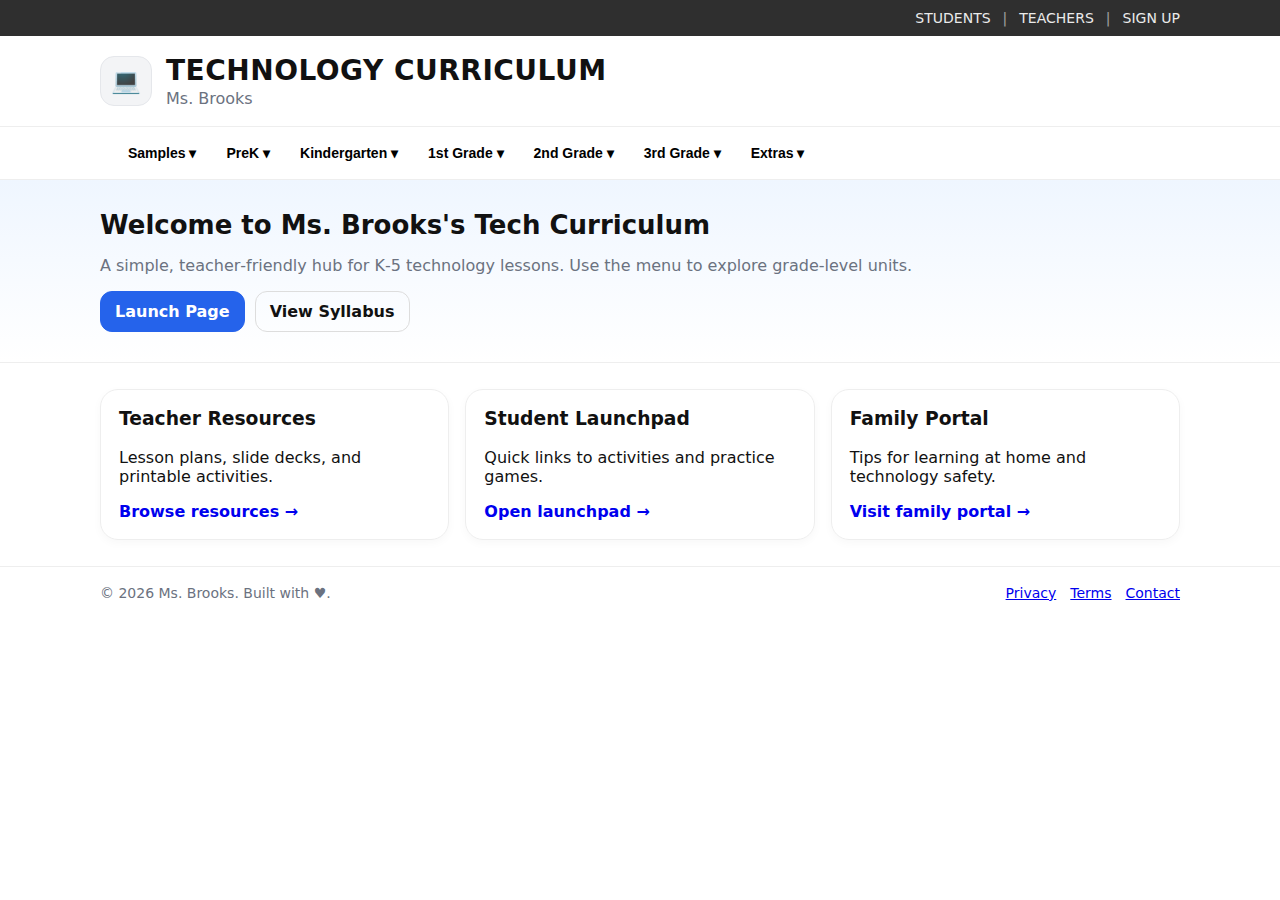
<file: index.html>
<!DOCTYPE html>
<html lang="en">
<head>
  <meta charset="utf-8" />
  <meta name="viewport" content="width=device-width, initial-scale=1" />
  <title>Technology Curriculum – Ms. Brooks</title>
  <link rel="stylesheet" href="style.css" />
</head>
<body>
  <div class="top-rail">
    <div class="container rail-items">
      <a href="#">STUDENTS</a><span>|</span><a href="#">TEACHERS</a><span>|</span><a href="#">SIGN UP</a>
    </div>
  </div>

  <header class="container header">
    <div class="logo">💻</div>
    <div>
      <h1>TECHNOLOGY CURRICULUM</h1>
      <p id="teacher-name"></p>
    </div>
  </header>

  <nav class="nav">
    <div class="container nav-inner">
      <ul id="menu"></ul>
      <button class="mobile-toggle" id="mobileToggle">Menu ☰</button>
    </div>
  </nav>

  <div id="mega" class="mega hidden"></div>

  <section class="hero">
    <div class="container">
      <h2 id="hero-title"></h2>
      <p class="muted">A simple, teacher‑friendly hub for K‑5 technology lessons. Use the menu to explore grade‑level units.</p>
      <div class="cta">
        <a class="btn primary" href="launch.html">Launch Page</a>
        <a class="btn" href="#">View Syllabus</a>
      </div>
    </div>
  </section>

  <main class="container cards">
    <article class="card">
      <h3>Teacher Resources</h3>
      <p>Lesson plans, slide decks, and printable activities.</p>
      <a href="#" class="link">Browse resources →</a>
    </article>
    <article class="card">
      <h3>Student Launchpad</h3>
      <p>Quick links to activities and practice games.</p>
      <a href="#" class="link">Open launchpad →</a>
    </article>
    <article class="card">
      <h3>Family Portal</h3>
      <p>Tips for learning at home and technology safety.</p>
      <a href="#" class="link">Visit family portal →</a>
    </article>
  </main>

  <footer class="footer">
    <div class="container">
      <span id="copyright"></span>
      <div class="foot-links">
        <a href="#">Privacy</a>
        <a href="#">Terms</a>
        <a href="mailto:you@example.com">Contact</a>
      </div>
    </div>
  </footer>

  <script src="site-data.js"></script>
  <script src="script.js"></script>
</body>
</html>
</file>
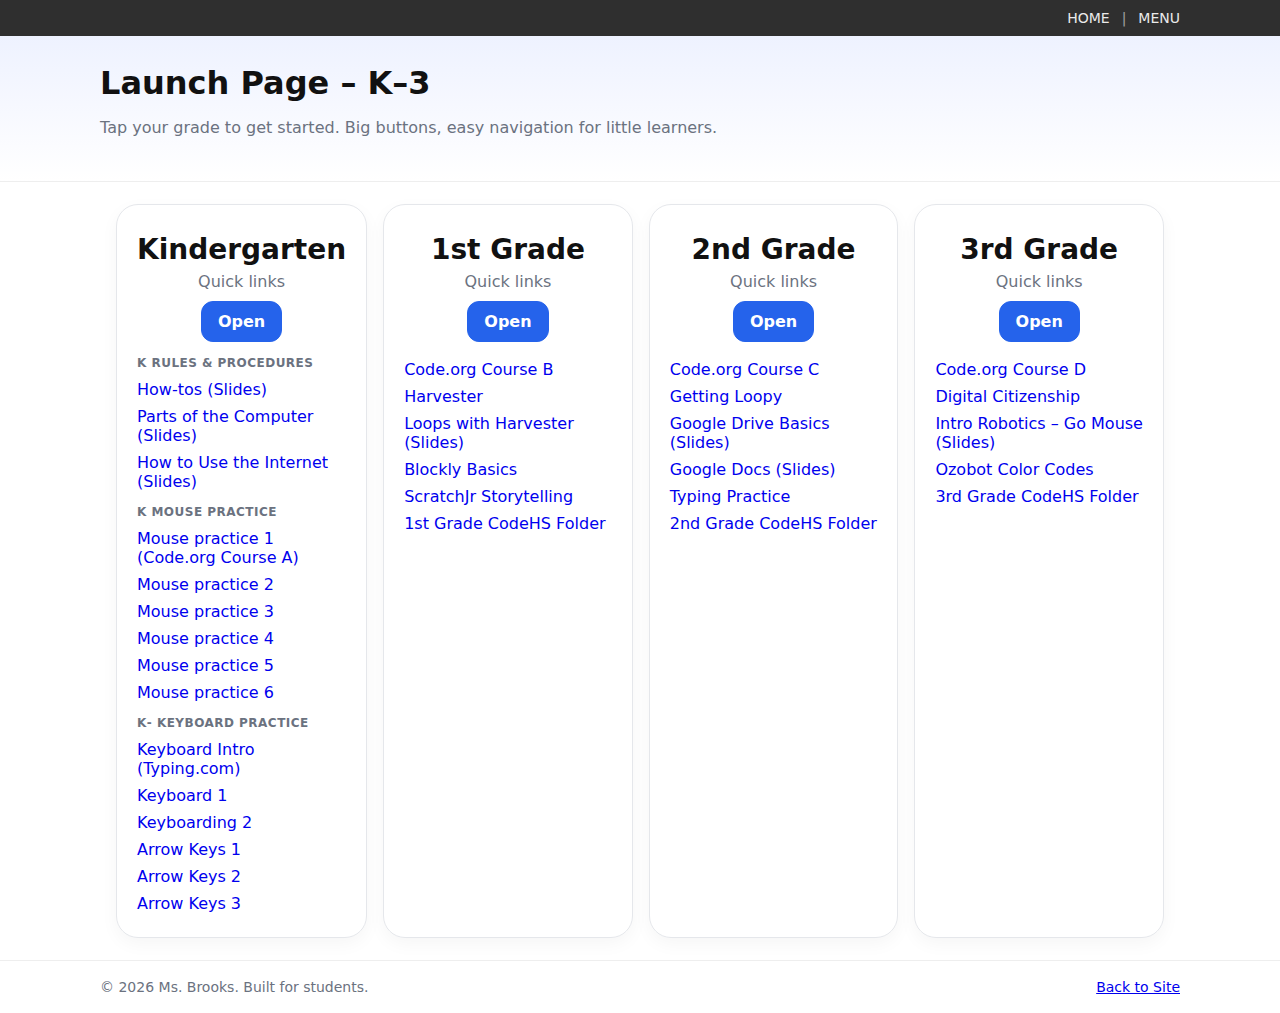
<file: launch.html>
<!DOCTYPE html>
<html lang="en">
<head>
  <meta charset="utf-8" />
  <meta name="viewport" content="width=device-width, initial-scale=1" />
  <title>Launch Page – K–3</title>
  <link rel="stylesheet" href="style.css" />
  <style>
    .launch-hero{background:linear-gradient(#eef2ff,#fff);border-bottom:1px solid #eee}
    .launch-hero .container{padding:28px 0}
    .grade-grid{display:grid;grid-template-columns:repeat(4,1fr);gap:16px;padding:22px 0}
    .grade-card{border:1px solid #e5e7eb;border-radius:22px;padding:20px;text-align:center;box-shadow:0 6px 18px rgba(0,0,0,.04)}
    .grade-card h2{margin:8px 0 6px;font-size:28px}
    .grade-card p{margin:0;color:#6b7280}
    .grade-btn{display:inline-block;margin-top:10px;border:1px solid #ddd;border-radius:12px;padding:10px 16px;text-decoration:none;font-weight:700}
    .grade-btn.primary{background:#2563eb;color:#fff;border-color:#2563eb}
    .list{margin-top:14px;text-align:left}
    .list h4{margin:10px 0 6px;color:#6b7280;font-size:12px;letter-spacing:.04em}
    .list a{display:block;text-decoration:none;padding:4px 0}
    .list a:hover{text-decoration:underline}
    @media (max-width:900px){.grade-grid{grid-template-columns:repeat(2,1fr)}}
    @media (max-width:560px){.grade-grid{grid-template-columns:1fr}}
  </style>
</head>
<body>
  <div class="top-rail">
    <div class="container rail-items">
      <a href="index.html">HOME</a><span>|</span><a href="index.html">MENU</a>
    </div>
  </div>

  <section class="launch-hero">
    <div class="container">
      <h1 style="margin:0 0 6px">Launch Page – K–3</h1>
      <p class="muted">Tap your grade to get started. Big buttons, easy navigation for little learners.</p>
    </div>
  </section>

  <main class="container">
    <div id="grades" class="grade-grid"></div>
  </main>

  <footer class="footer">
    <div class="container">
      <span>© <span id="yr"></span> <span id="teacher"></span>. Built for students.</span>
      <div class="foot-links">
        <a href="index.html">Back to Site</a>
      </div>
    </div>
  </footer>

  <script src="site-data.js"></script>
  <script src="launch.js"></script>
</body>
</html>
</file>
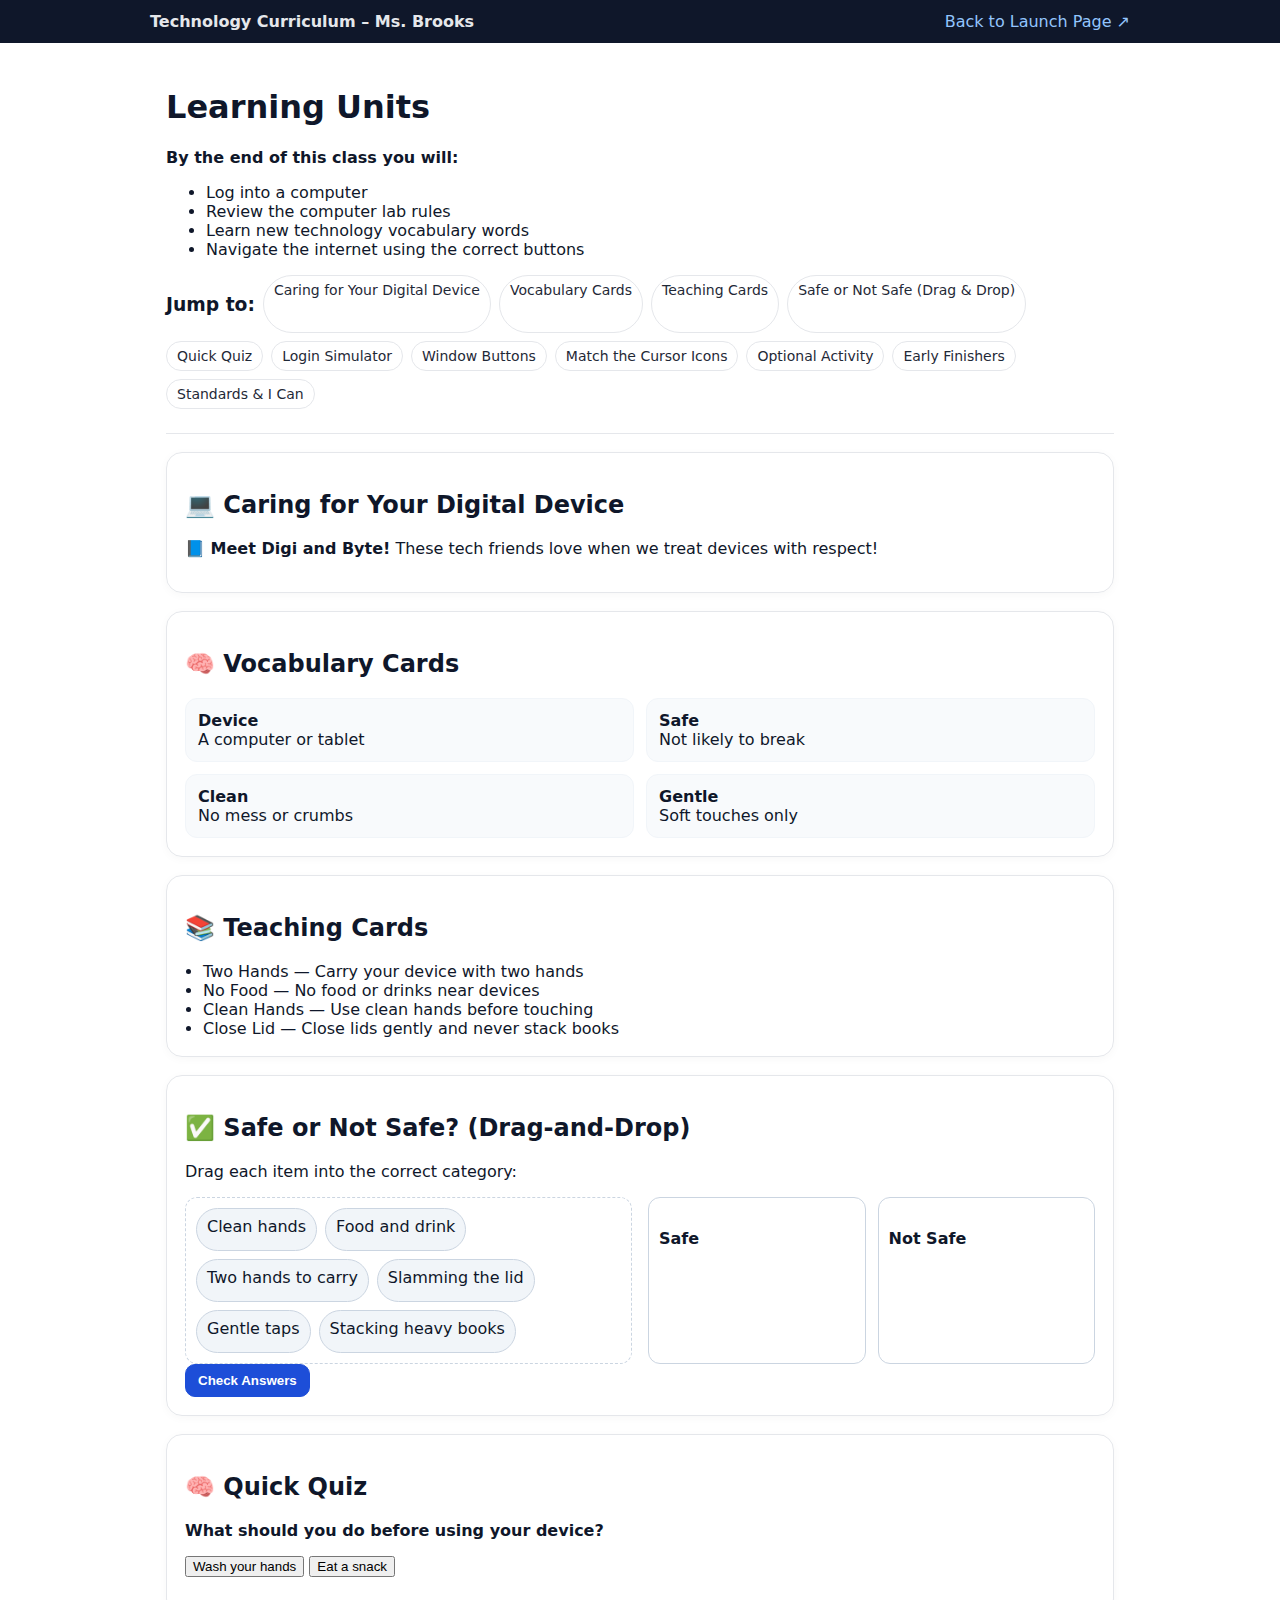
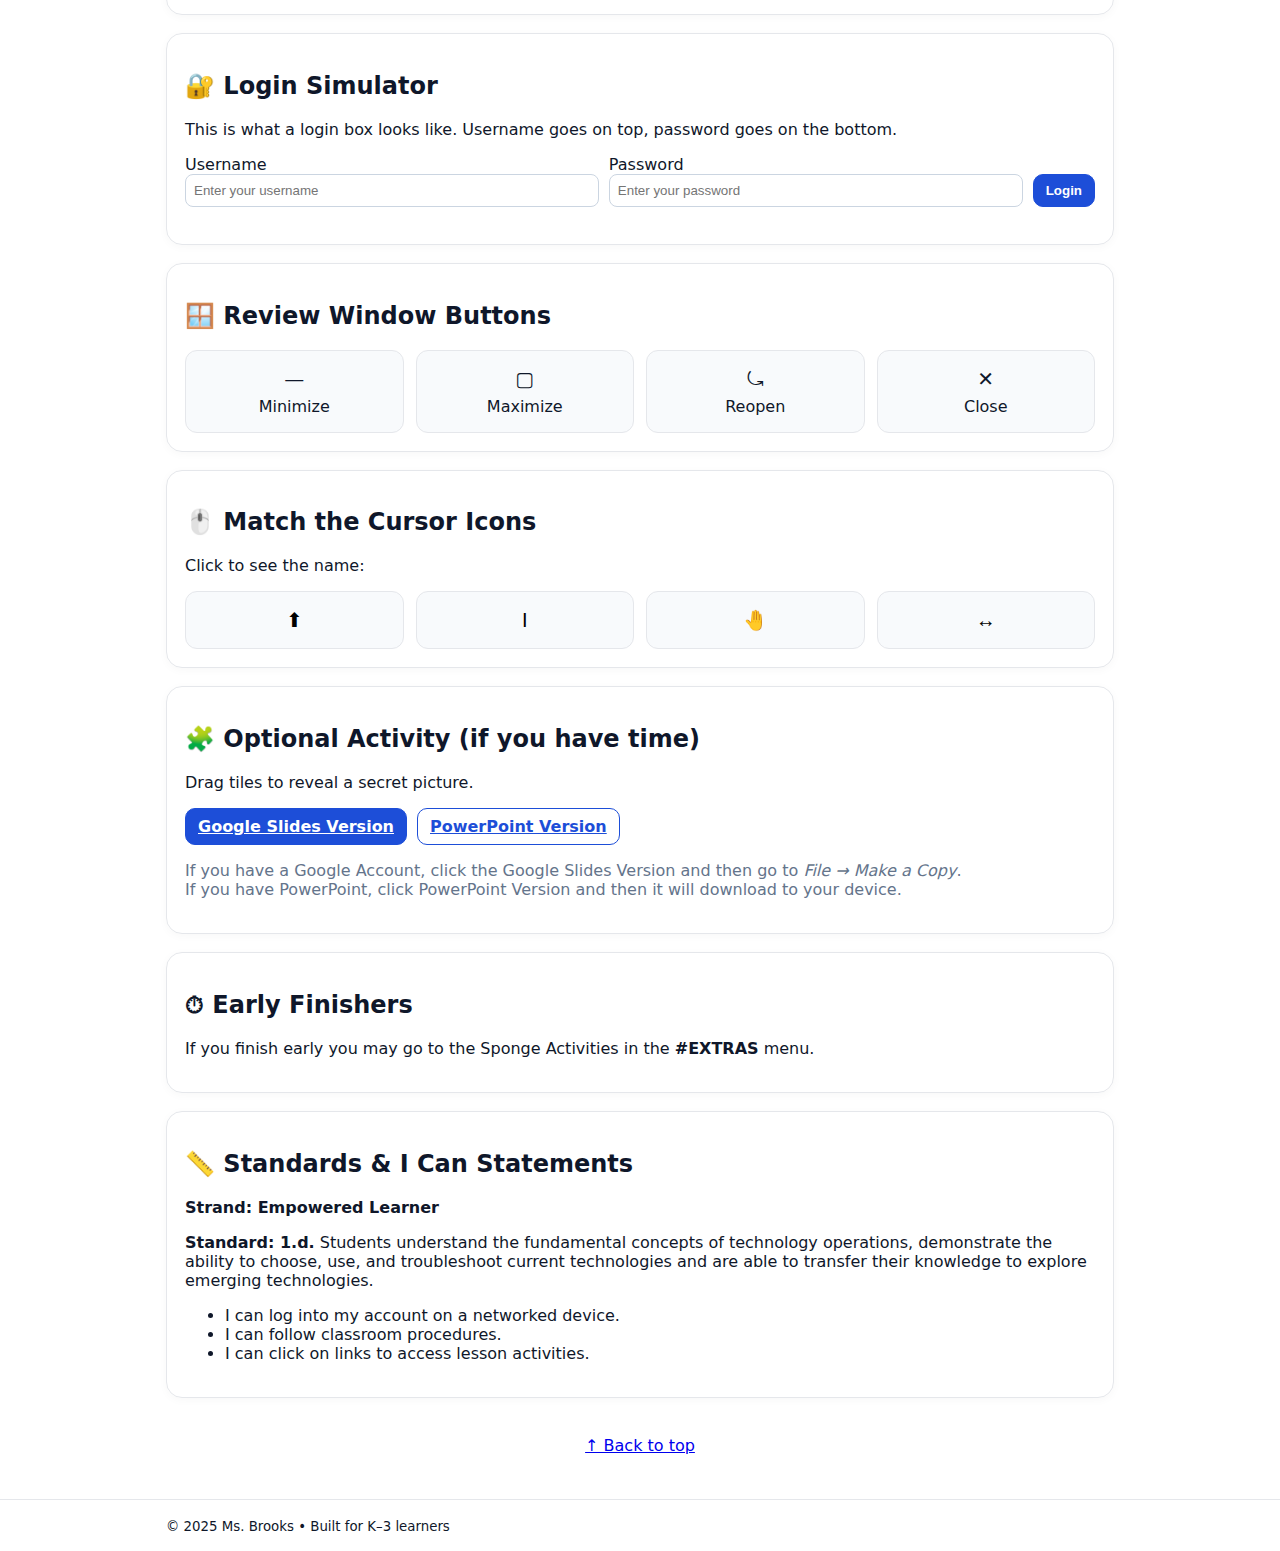
<file: lesson-learning-units.html>
<!DOCTYPE html>
<html lang="en">
<head>
  <meta charset="utf-8">
  <meta name="viewport" content="width=device-width, initial-scale=1">
  <title>Learning Units – Clickable Lesson</title>
  <link rel="stylesheet" href="lesson.css">
</head>
<body>
<header class="bar">
  <div class="wrap">
    <strong>Technology Curriculum – Ms. Brooks</strong>
    <nav>
      <a href="https://jessbrookss.github.io/tech-curriculum-site/launch.html" target="_blank" rel="noopener">Back to Launch Page ↗</a>
    </nav>
  </div>
</header>

<main class="wrap">
  <section class="hero" id="top">
    <h1>Learning Units</h1>
    <p><strong>By the end of this class you will:</strong></p>
    <ul>
      <li>Log into a computer</li>
      <li>Review the computer lab rules</li>
      <li>Learn new technology vocabulary words</li>
      <li>Navigate the internet using the correct buttons</li>
    </ul>
    <div class="toc">
      <h3>Jump to:</h3>
      <a href="#care">Caring for Your Digital Device</a>
      <a href="#vocab">Vocabulary Cards</a>
      <a href="#teaching">Teaching Cards</a>
      <a href="#drag">Safe or Not Safe (Drag & Drop)</a>
      <a href="#quiz">Quick Quiz</a>
      <a href="#login">Login Simulator</a>
      <a href="#windows">Window Buttons</a>
      <a href="#cursor">Match the Cursor Icons</a>
      <a href="#optional">Optional Activity</a>
      <a href="#finishers">Early Finishers</a>
      <a href="#standards">Standards & I Can</a>
    </div>
  </section>

  <section id="care" class="card">
    <h2>💻 Caring for Your Digital Device</h2>
    <p><strong>📘 Meet Digi and Byte!</strong> These tech friends love when we treat devices with respect!</p>
  </section>

  <section id="vocab" class="card">
    <h2>🧠 Vocabulary Cards</h2>
    <div class="grid two">
      <div class="vocab"><strong>Device</strong><br><span>A computer or tablet</span></div>
      <div class="vocab"><strong>Safe</strong><br><span>Not likely to break</span></div>
      <div class="vocab"><strong>Clean</strong><br><span>No mess or crumbs</span></div>
      <div class="vocab"><strong>Gentle</strong><br><span>Soft touches only</span></div>
    </div>
  </section>

  <section id="teaching" class="card">
    <h2>📚 Teaching Cards</h2>
    <ul class="checks">
      <li>Two Hands — Carry your device with two hands</li>
      <li>No Food — No food or drinks near devices</li>
      <li>Clean Hands — Use clean hands before touching</li>
      <li>Close Lid — Close lids gently and never stack books</li>
    </ul>
  </section>

  <section id="drag" class="card">
    <h2>✅ Safe or Not Safe? (Drag-and-Drop)</h2>
    <p>Drag each item into the correct category:</p>
    <div class="drag-area">
      <div class="bank" id="bank">
        <div class="chip" draggable="true">Clean hands</div>
        <div class="chip" draggable="true">Food and drink</div>
        <div class="chip" draggable="true">Two hands to carry</div>
        <div class="chip" draggable="true">Slamming the lid</div>
        <div class="chip" draggable="true">Gentle taps</div>
        <div class="chip" draggable="true">Stacking heavy books</div>
      </div>
      <div class="zones">
        <div class="zone" data-accept="safe">
          <h4>Safe</h4>
          <div class="drop" id="safe"></div>
        </div>
        <div class="zone" data-accept="not">
          <h4>Not Safe</h4>
          <div class="drop" id="not"></div>
        </div>
      </div>
    </div>
    <button class="btn" id="checkDrag">Check Answers</button>
    <span id="dragResult" class="result"></span>
  </section>

  <section id="quiz" class="card">
    <h2>🧠 Quick Quiz</h2>
    <p><strong>What should you do before using your device?</strong></p>
    <div class="choices" data-answer="Wash your hands">
      <button class="choice">Wash your hands</button>
      <button class="choice">Eat a snack</button>
    </div>
    <span class="result" id="quizResult"></span>
  </section>

  <section id="login" class="card">
    <h2>🔐 Login Simulator</h2>
    <p>This is what a login box looks like. Username goes on top, password goes on the bottom.</p>
    <form id="loginForm" class="login">
      <label>Username<br><input type="text" placeholder="Enter your username" required></label>
      <label>Password<br><input type="password" placeholder="Enter your password" required></label>
      <button type="submit" class="btn">Login</button>
    </form>
    <span id="loginMsg" class="result"></span>
  </section>

  <section id="windows" class="card">
    <h2>🪟 Review Window Buttons</h2>
    <div class="grid four icons">
      <div class="icon-card"><div class="ico">—</div><div>Minimize</div></div>
      <div class="icon-card"><div class="ico">▢</div><div>Maximize</div></div>
      <div class="icon-card"><div class="ico">⤿</div><div>Reopen</div></div>
      <div class="icon-card"><div class="ico">✕</div><div>Close</div></div>
    </div>
  </section>

  <section id="cursor" class="card">
    <h2>🖱️ Match the Cursor Icons</h2>
    <p>Click to see the name:</p>
    <div class="grid four icons">
      <button class="icon-card reveal" data-name="Pointer">⬆</button>
      <button class="icon-card reveal" data-name="I‑Beam (Text)">I</button>
      <button class="icon-card reveal" data-name="Hand (Link)">🤚</button>
      <button class="icon-card reveal" data-name="Resize">↔</button>
    </div>
    <span id="cursorMsg" class="muted"></span>
  </section>

  <section id="optional" class="card">
    <h2>🧩 Optional Activity (if you have time)</h2>
    <p>Drag tiles to reveal a secret picture.</p>
    <div class="links">
      <a class="btn" href="https://docs.google.com/presentation/u/0/" target="_blank" rel="noopener">Google Slides Version</a>
      <a class="btn outline" href="#" title="Replace this with your PowerPoint link">PowerPoint Version</a>
    </div>
    <p class="muted">If you have a Google Account, click the Google Slides Version and then go to <em>File → Make a Copy</em>.<br>If you have PowerPoint, click PowerPoint Version and then it will download to your device.</p>
  </section>

  <section id="finishers" class="card">
    <h2>⏱ Early Finishers</h2>
    <p>If you finish early you may go to the Sponge Activities in the <strong>#EXTRAS</strong> menu.</p>
  </section>

  <section id="standards" class="card">
    <h2>📏 Standards & I Can Statements</h2>
    <p><strong>Strand: Empowered Learner</strong></p>
    <p><strong>Standard: 1.d.</strong> Students understand the fundamental concepts of technology operations, demonstrate the ability to choose, use, and troubleshoot current technologies and are able to transfer their knowledge to explore emerging technologies.</p>
    <ul>
      <li>I can log into my account on a networked device.</li>
      <li>I can follow classroom procedures.</li>
      <li>I can click on links to access lesson activities.</li>
    </ul>
  </section>

  <p class="top"><a href="#top">↑ Back to top</a></p>
</main>

<footer class="foot">
  <div class="wrap">
    <small>© 2025 Ms. Brooks • Built for K–3 learners</small>
  </div>
</footer>

<script src="lesson.js"></script>
</body>
</html>
</file>
<file: style.css>
*{box-sizing:border-box}html,body{margin:0;font-family:system-ui,-apple-system,Segoe UI,Roboto,Helvetica,Arial,sans-serif;color:#111;background:#fff}
.container{max-width:1080px;margin:0 auto;padding:0 16px}
.top-rail{background:#2f2f2f;color:#eaeaea;font-size:14px}
.rail-items{display:flex;gap:12px;justify-content:flex-end;padding:10px 0}
.rail-items a{color:#eaeaea;text-decoration:none}
.rail-items span{opacity:.6}
.header{display:flex;align-items:center;gap:14px;padding:18px 0}
.logo{background:#f3f4f6;border:1px solid #e5e7eb;border-radius:14px;padding:10px;font-size:24px}
.header h1{margin:0;font-size:28px;letter-spacing:.5px}
.header p{margin:2px 0 0;color:#6b7280}
.nav{border-top:1px solid #eee;border-bottom:1px solid #eee;background:#fff;position:sticky;top:0;z-index:10}
.nav-inner{display:flex;align-items:center;justify-content:space-between}
#menu{display:flex;gap:6px;list-style:none;margin:0;padding:8px 0}
#menu > li{position:relative}
.nav-btn{background:transparent;border:0;padding:10px 12px;border-radius:8px;font-weight:600;font-size:14px;cursor:pointer}
.nav-btn:hover,.nav-btn.active{color:#1d4ed8}
.mobile-toggle{display:none;border:1px solid #ddd;background:#fff;border-radius:10px;padding:8px 10px}
.mega{position:absolute;left:0;right:0;background:#fff;border:1px solid #e5e7eb;border-radius:18px;margin:8px auto;max-width:1080px;padding:18px;box-shadow:0 10px 24px rgba(0,0,0,.08)}
.mega.hidden{display:none}
.mega-grid{display:grid;grid-template-columns:repeat(6,1fr);gap:16px}
.mega h4{margin:0 0 8px;color:#6b7280;font-size:12px;letter-spacing:.04em}
.mega a{display:block;font-size:14px;color:#111;text-decoration:none;padding:4px 0}
.mega a:hover{text-decoration:underline}
.hero{background:linear-gradient(#eff6ff,#fff);border-bottom:1px solid #eee}
.hero .container{padding:30px 0}
.hero h2{font-size:26px;margin:0 0 8px}
.muted{color:#6b7280}
.cta{display:flex;gap:10px;margin-top:14px}
.btn{border:1px solid #ddd;border-radius:12px;padding:10px 14px;text-decoration:none;color:#111;font-weight:600}
.btn.primary{background:#2563eb;color:#fff;border-color:#2563eb}
.cards{display:grid;grid-template-columns:repeat(3,1fr);gap:16px;padding:26px 0}
.card{border:1px solid #eee;border-radius:18px;padding:18px;box-shadow:0 3px 10px rgba(0,0,0,.03)}
.card h3{margin-top:0}
.link{text-decoration:none;font-weight:600}
.link:hover{text-decoration:underline}
.footer{border-top:1px solid #eee;color:#6b7280}
.footer .container{display:flex;align-items:center;justify-content:space-between;padding:18px 0;font-size:14px}
.foot-links{display:flex;gap:14px}
/* Mobile */
@media (max-width:800px){
  #menu{display:none}
  .mobile-toggle{display:block;margin:8px 0}
  .mega-grid{grid-template-columns:repeat(2,1fr)}
  .cards{grid-template-columns:1fr}
}
</file>
<file: lesson.css>
*{box-sizing:border-box}html,body{margin:0;font-family:system-ui,-apple-system,Segoe UI,Roboto,Arial;color:#0f172a;background:#fff}
.wrap{max-width:980px;margin:0 auto;padding:0 16px}
.bar{background:#0f172a;color:#e5e7eb}
.bar .wrap{display:flex;align-items:center;justify-content:space-between;padding:12px 0}
.bar a{color:#93c5fd;text-decoration:none}
.hero{padding:24px 0;border-bottom:1px solid #e5e7eb}
.toc{display:flex;flex-wrap:wrap;gap:8px;margin-top:12px}
.toc a{display:inline-block;padding:6px 10px;border:1px solid #e5e7eb;border-radius:999px;text-decoration:none;color:#1f2937;font-size:14px}
.card{margin:18px 0;padding:18px;border:1px solid #e5e7eb;border-radius:16px;box-shadow:0 2px 10px rgba(0,0,0,.03)}
.grid{display:grid;gap:12px}
.grid.two{grid-template-columns:repeat(2,1fr)}
.grid.four{grid-template-columns:repeat(4,1fr)}
.vocab{border:1px solid #f1f5f9;border-radius:12px;padding:12px;background:#f8fafc}
.checks{margin:0;padding-left:18px}
.drag-area{display:grid;grid-template-columns:1fr 1fr;gap:16px}
.bank{border:1px dashed #cbd5e1;border-radius:12px;padding:10px;display:flex;flex-wrap:wrap;gap:8px;min-height:70px}
.chip{padding:8px 10px;border:1px solid #cbd5e1;border-radius:999px;background:#f1f5f9;cursor:grab}
.zones{display:grid;grid-template-columns:1fr 1fr;gap:12px}
.zone{border:1px solid #cbd5e1;border-radius:12px;padding:10px}
.drop{min-height:84px;display:flex;flex-wrap:wrap;gap:8px}
.btn{border:1px solid #1d4ed8;background:#1d4ed8;color:#fff;border-radius:10px;padding:8px 12px;font-weight:600;cursor:pointer}
.btn.outline{background:#fff;color:#1d4ed8}
.result{margin-left:10px;font-weight:600}
.muted{color:#64748b}
.login{display:grid;grid-template-columns:1fr 1fr auto;gap:10px;align-items:end}
.login input{width:100%;padding:8px;border:1px solid #cbd5e1;border-radius:8px}
.icons .icon-card{border:1px solid #e5e7eb;border-radius:12px;padding:16px;text-align:center;background:#f8fafc}
.ico{font-size:20px;margin-bottom:6px}
.icon-card.reveal{cursor:pointer;font-size:20px}
.links{display:flex;gap:10px;margin-top:10px}
.top{padding:20px 0;text-align:center}
.foot{border-top:1px solid #e5e7eb;padding:16px 0;margin-top:24px}
@media (max-width:760px){.grid.two{grid-template-columns:1fr}.grid.four{grid-template-columns:repeat(2,1fr)}.drag-area{grid-template-columns:1fr}.login{grid-template-columns:1fr}}
</file>
